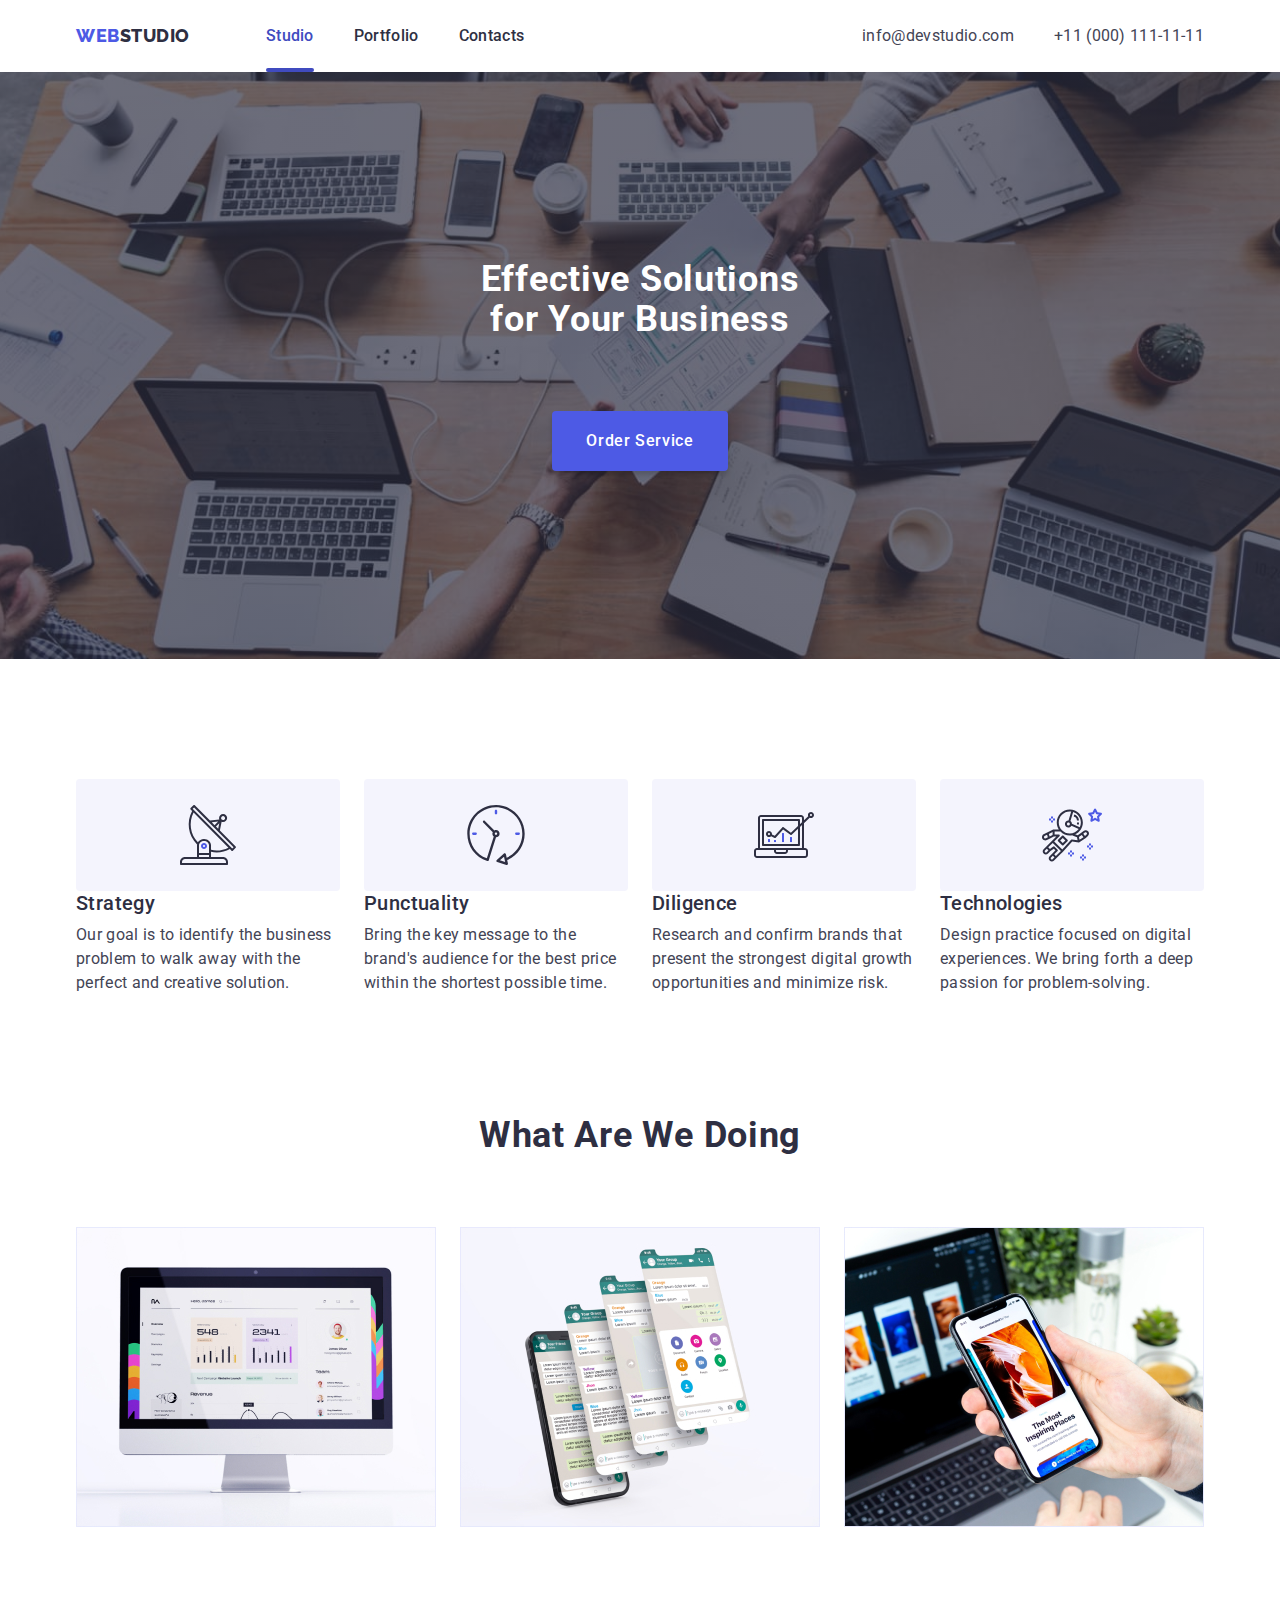
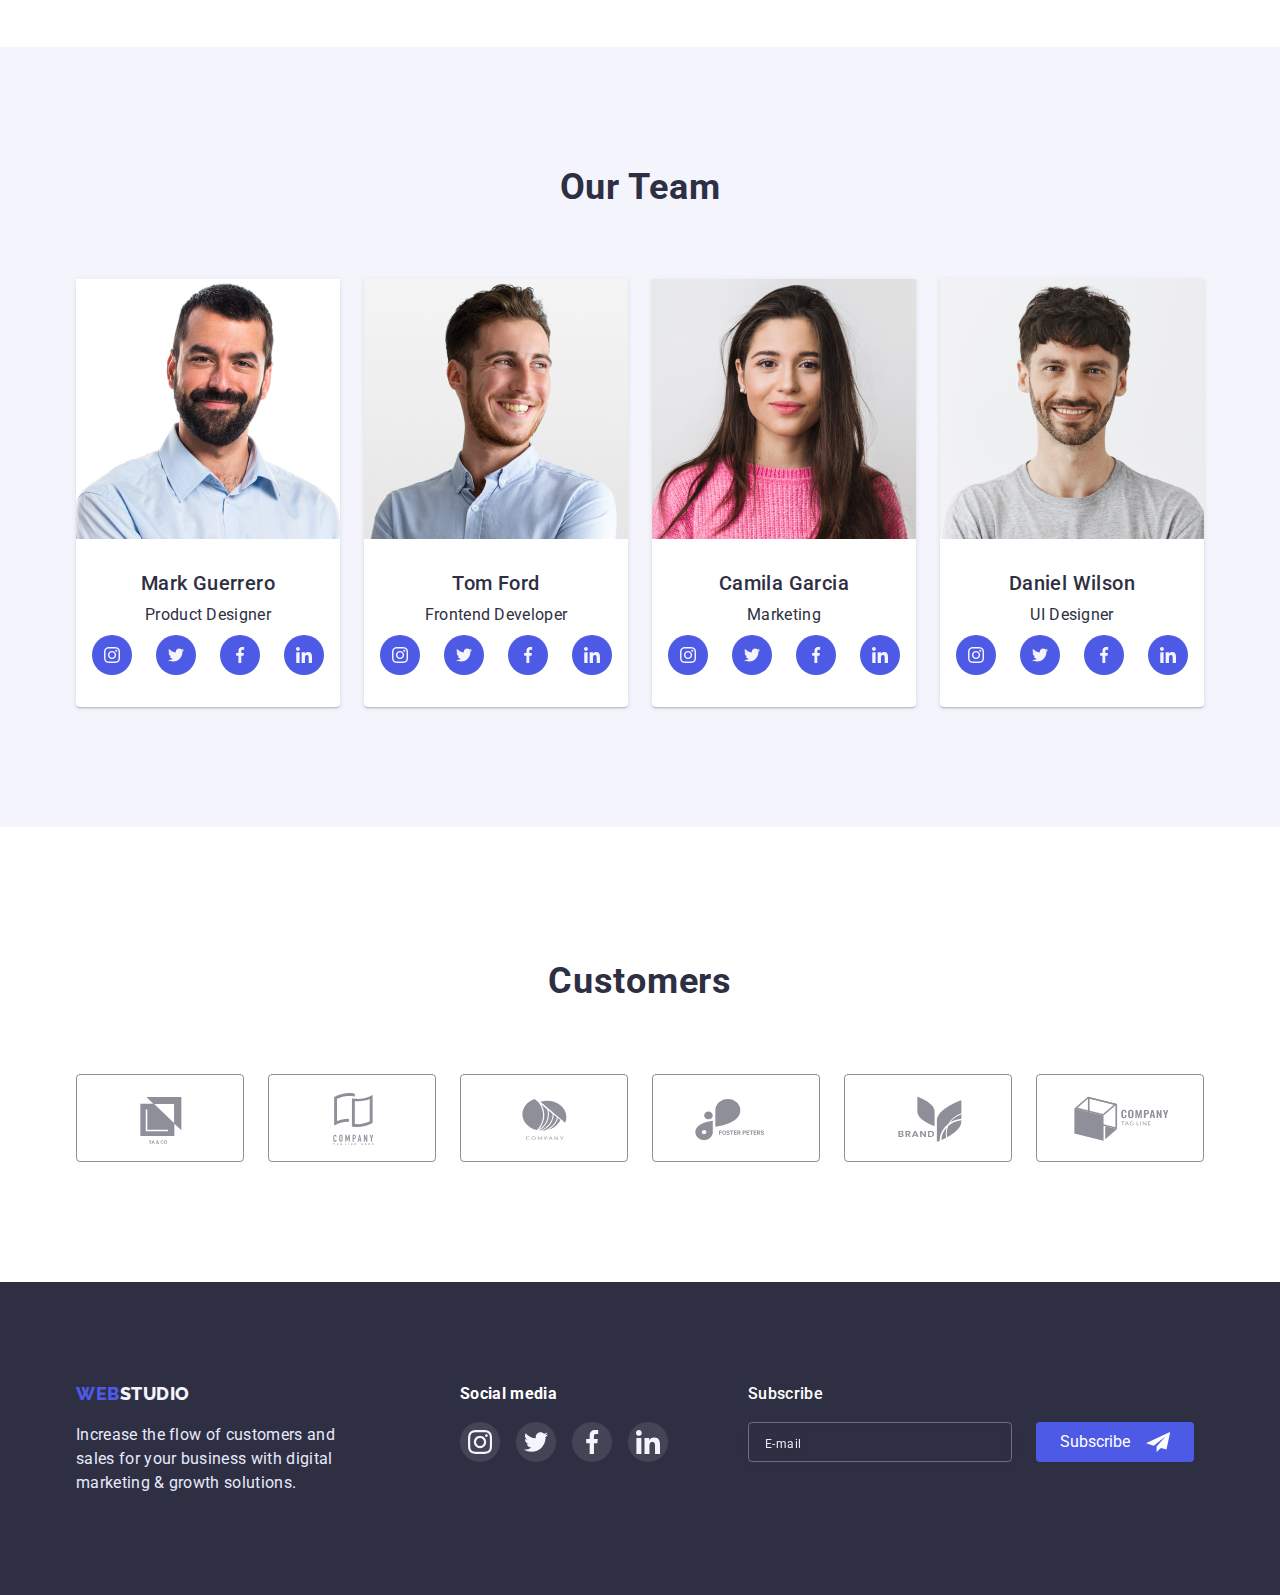
<file: index.html>
<!DOCTYPE html>
<html lang="en">

<head>
    <meta charset="UTF-8">
    <meta http-equiv="X-UA-Compatible" content="IE=edge">
    <meta name="viewport" content="width=device-width, initial-scale=1.0">
    <title>Document</title>

    <!--Fonts-->
    <link rel="preconnect" href="https://fonts.googleapis.com">
    <link rel="preconnect" href="https://fonts.gstatic.com" crossorigin>
    <link href="https://fonts.googleapis.com/css2?family=Raleway:wght@800&family=Roboto:wght@400;500;700&display=swap"
        rel="stylesheet">

    <!--styles-->
    <link rel="stylesheet"
        href="https://cdnjs.cloudflare.com/ajax/libs/modern-normalize/1.1.0/modern-normalize.min.css">
    <link rel="stylesheet" href="./css/stile.css">
</head>

<body>
    <header class="header">
        <div class="container main-div">
            <nav class="nav-link">
                <!--Шапка-->
                <a href="./index.html" class="logo-first">WEB<span class="logo-second">STUDIO</span></a>
                <ul class="link">
                    <li class="item"><a href="./index.html" class="test-link current">Studio</a></li>
                    <li class="item"><a href="./portfolio.html" class="test-link">Portfolio</a></li>
                    <li class="item"><a href="" class="test-link">Contacts</a></li>
                </ul>
            </nav>

            <address class="address">
                <ul class="link-address">
                    <li class="item"><a href="mailto:info@devstudio.com" class="test-address">info@devstudio.com</a>
                    </li>
                    <li class="item"><a href="tel:+110001111111" class="test-address">+11 (000) 111-11-11</a></li>
                </ul>
        </div>
        </address>

    </header>


    <main>
        <!--загаловак-->
        <section class="section-hero">
            <div class="container">
                <h1 class="hero-tital">Effective Solutions <br> for Your Business</h1>
                <button class="button-light" type="button" data-modal-open>Order Service</button>
            </div>
        </section>


        <!--инструкция-->
        <section class="section">
            <div class="container">
                <h2 class="visually-hidden">instruction</h2>
                <ul class="instruction">

                    <li class="link-instruction icon-Strategy">
                        <h3 class="section-header">Strategy</h3>
                        <p class="paragraph">Our goal is to identify the business
                            problem to walk away with the perfect and creative solution.</p>
                    </li>

                    <li class="link-instruction icon-Punctuality">
                        <h3 class="section-header">Punctuality</h3>
                        <p class="paragraph">Bring the key message to the brand's audience for the best price within
                            the shortest possible time.</p>
                    </li>

                    <li class="link-instruction icon-Diligence">
                        <h3 class="section-header">Diligence</h3>
                        <p class="paragraph">Research and confirm brands that present the strongest digital growth
                            opportunities and minimize
                            risk.</p>
                    </li>

                    <li class="link-instruction icon-Technologies">
                        <h3 class="section-header">Technologies</h3>
                        <p class="paragraph">Design practice focused on digital experiences.
                            We bring forth a deep passion for problem-solving.</p>
                    </li>
                </ul>
            </div>
        </section>


        <!--Техніка-->
        <section class="section-link">
            <div class="container">
                <h2 class="section-img">What Are We Doing</h2>
                <ul class="link-img">
                    <li class="img-link"><img src="./images/img1.jpg" alt="computer" width="360"></li>
                    <li class="img-link"><img src="./images/img2.jpg" alt="phon" width="360"></li>
                    <li class="img-link"><img src="./images/img3.jpg" alt="netbook" width="360"></li>
                </ul>
            </div>
        </section>

        <!--Співробітники-->
        <section class="employees">
            <div class="container">
                <h2 class="section-img">Our Team</h2>
                <ul class="section-li-li">

                    <li class="section-li">
                        <img srcset="./images/Mark4.jpg 1x, ./images/Mark@2x.jpg 2x" src="./images/Mark4.jpg" alt="Mark"
                            width="264">
                        <div class="work">
                            <h3 class="section-header-link">Mark Guerrero</h3>
                            <p class="paragraph-link">Product Designer</p>
                            <ul class="socials-list">
                                <li class="socials-item">
                                    <a class="socials-link" href="#">
                                        <svg class="socials-icon">
                                            <use href="./images/icons.svg#icon-instagram"></use>
                                        </svg>
                                    </a>
                                </li>

                                <li class="socials-item">
                                    <a class="socials-link" href="#">
                                        <svg class="socials-icon">
                                            <use href="./images/icons.svg#icon-twitter"></use>
                                        </svg>
                                    </a>
                                </li>

                                <li class="socials-item">
                                    <a class="socials-link" href="#">
                                        <svg class="socials-icon">
                                            <use href="./images/icons.svg#icon-facebook"></use>
                                        </svg>
                                    </a>
                                </li>

                                <li class="socials-item">
                                    <a class="socials-link" href="#">
                                        <svg class="socials-icon">
                                            <use href="./images/icons.svg#icon-linkedin"></use>
                                        </svg>
                                    </a>
                                </li>
                            </ul>
                        </div>


                    <li class="section-li">
                        <img srcset="./images/img5.jpg 1x, ./images/Tom@2x 2x" src="./images/img5.jpg" alt="Tom"
                            width="264">
                        <div class="work">
                            <h3 class="section-header-link">Tom Ford</h3>
                            <p class="paragraph-link">Frontend Developer</p>
                            <ul class="socials-list">
                                <li class="socials-item">
                                    <a class="socials-link" href="#">
                                        <svg class="socials-icon">
                                            <use href="./images/icons.svg#icon-instagram"></use>
                                        </svg>
                                    </a>
                                </li>

                                <li class="socials-item">
                                    <a class="socials-link" href="#">
                                        <svg class="socials-icon">
                                            <use href="./images/icons.svg#icon-twitter"></use>
                                        </svg>
                                    </a>
                                </li>

                                <li class="socials-item">
                                    <a class="socials-link" href="#">
                                        <svg class="socials-icon">
                                            <use href="./images/icons.svg#icon-facebook"></use>
                                        </svg>
                                    </a>
                                </li>

                                <li class="socials-item">
                                    <a class="socials-link" href="#">
                                        <svg class="socials-icon">
                                            <use href="./images/icons.svg#icon-linkedin"></use>
                                        </svg>
                                    </a>
                                </li>
                            </ul>
                        </div>

                    </li>
                    <li class="section-li">
                        <img srcset="./images/img6.jpg 1x, ./images/Camila@2x 2x" src="./images/img6.jpg" alt="Camila"
                            width="264">
                        <div class="work">
                            <h3 class="section-header-link">Camila Garcia</h3>
                            <p class="paragraph-link">Marketing</p>
                            <ul class="socials-list">
                                <li class="socials-item">
                                    <a class="socials-link" href="#">
                                        <svg class="socials-icon">
                                            <use href="./images/icons.svg#icon-instagram"></use>
                                        </svg>
                                    </a>
                                </li>

                                <li class="socials-item">
                                    <a class="socials-link" href="#">
                                        <svg class="socials-icon">
                                            <use href="./images/icons.svg#icon-twitter"></use>
                                        </svg>
                                    </a>
                                </li>

                                <li class="socials-item">
                                    <a class="socials-link" href="#">
                                        <svg class="socials-icon">
                                            <use href="./images/icons.svg#icon-facebook"></use>
                                        </svg>
                                    </a>
                                </li>

                                <li class="socials-item">
                                    <a class="socials-link" href="#">
                                        <svg class="socials-icon">
                                            <use href="./images/icons.svg#icon-linkedin"></use>
                                        </svg>
                                    </a>
                                </li>
                            </ul>
                        </div>


                    </li>
                    <li class="section-li">
                        <img srcset="./images/img7.jpg 1x, ./images/Daniel@2x 2x" src="./images/img7.jpg" alt="Daniel"
                            width="264">
                        <div class="work">
                            <h3 class="section-header-link">Daniel Wilson</h3>
                            <p class="paragraph-link">UI Designer</p>
                            <ul class="socials-list">
                                <li class="socials-item">
                                    <a class="socials-link" href="#">
                                        <svg class="socials-icon">
                                            <use href="./images/icons.svg#icon-instagram"></use>
                                        </svg>
                                    </a>
                                </li>

                                <li class="socials-item">
                                    <a class="socials-link" href="#">
                                        <svg class="socials-icon">
                                            <use href="./images/icons.svg#icon-twitter"></use>
                                        </svg>
                                    </a>
                                </li>

                                <li class="socials-item">
                                    <a class="socials-link" href="#">
                                        <svg class="socials-icon">
                                            <use href="./images/icons.svg#icon-facebook"></use>
                                        </svg>
                                    </a>
                                </li>

                                <li class="socials-item">
                                    <a class="socials-link" href="#">
                                        <svg class="socials-icon">
                                            <use href="./images/icons.svg#icon-linkedin"></use>
                                        </svg>
                                    </a>
                                </li>
                            </ul>
                        </div>
                    </li>
                </ul>
            </div>
        </section>

        <!--клтенти-->
        <section class="section-customers">
            <div class="container">
                <h2 class="customers-titel">Customers</h2>
                <ul class="customers">
                    <li class="customers-link">
                        <a class="customers-item" href="#">
                            <svg class="customers-icons">
                                <use href="./images/icons.svg#icon-Logo1"></use>
                            </svg>
                        </a>
                    </li>

                    <li class="customers-link">
                        <a class="customers-item" href="#">
                            <svg class="customers-icons">
                                <use href="./images/icons.svg#icon-Logo2"></use>
                            </svg>
                        </a>
                    </li>
                    <li class="customers-link">
                        <a class="customers-item" href="#">
                            <svg class="customers-icons">
                                <use href="./images/icons.svg#icon-Logo3"></use>
                            </svg>
                        </a>
                    </li>

                    <li class="customers-link">
                        <a class="customers-item" href="#">
                            <svg class="customers-icons">
                                <use href="./images/icons.svg#icon-Logo4"></use>
                            </svg>
                        </a>
                    </li>

                    <li class="customers-link">
                        <a class="customers-item" href="#">
                            <svg class="customers-icons">
                                <use href="./images/icons.svg#icon-Logo5"></use>
                            </svg>
                        </a>
                    </li>

                    <li class="customers-link">
                        <a class="customers-item" href="#">
                            <svg class="customers-icons">
                                <use href="./images/icons.svg#icon-Logo6"></use>
                            </svg>
                        </a>
                    </li>
                </ul>
            </div>
        </section>

    </main>

    <!--Футер-->
    <footer class="footer">
        <div class="container">
            <div class="footer-container">
                <div class="page">
                    <a href="./index.html" class="logo-first">WEB<span class="logo-seconds">STUDIO</span></a>
                    <p class="paragraph-footer">Increase the flow of customers and
                        sales for your business with digital
                        marketing & growth solutions.</p>

                </div>

                <!--сылка-->
                <div class="media-tital">
                    <h3 class="media">Social media</h3>
                    <ul class="social-media">
                        <li class="media-item">
                            <a class="media-link" href="#">
                                <svg class="media-icon">
                                    <use href="./images/icons.svg#icon-instagram"></use>
                                </svg>
                            </a>
                        </li>
                        <li class="media-item">
                            <a class="media-link" href="#">
                                <svg class="media-icon">
                                    <use href="./images/icons.svg#icon-twitter"></use>
                                </svg>
                            </a>
                        </li>
                        <li class="media-item">
                            <a class="media-link" href="#">
                                <svg class="media-icon">
                                    <use href="./images/icons.svg#icon-facebook"></use>
                                </svg>
                            </a>
                        </li>
                        <li class="media-item">
                            <a class="media-link" href="#">
                                <svg class="media-icon">
                                    <use href="./images/icons.svg#icon-linkedin"></use>
                                </svg>
                            </a>
                        </li>
                    </ul>
                </div>


                <div class="footer-forms">
                    <p class="footer-title">Subscribe</p>
                    <form class="footer-form">
                        <label for="footer-label">
                            <input class="footer-input" id="footer-input" type="email" name="email"
                                placeholder="E-mail" />
                        </label>
                        <button class="footer-form-button" type="submit">
                            Subscribe
                            <svg class="footer-icons">
                                <use href="./images/icons.svg#icon-icon-send"></use>
                            </svg>
                        </button>
                    </form>
                </div>

            </div>

        </div>
    </footer>


    <div class="backdrop is-hidden" data-modal>

        <div class="modal">

            <button type="button" class="modal-backdrop" data-modal-close>
                <svg class="modal-backdrop-icon" width="8" height="8">
                    <use href="./images/icons.svg#icon-close-black-18dp-2-1"></use>
                </svg>
            </button>

            <p class="modal-tital">Leave your contacts and we will call you back</p>


            <form class="form-contact">

                <div class="form-div">
                    <label class="form-label" for="user-name">Name</label>
                    <div class="form-tital">
                        <input class="form-input" type="text" id="user-name" name="user-name" placeholder />
                        <svg class="form-icon">
                            <use href="./images/icons.svg#icon-man" width="18" height="18"></use>
                        </svg>
                    </div>
                </div>


                <div class="form-div">
                    <label class="form-label" for="phone">Phone</label>
                    <div class="form-tital">
                        <input class="form-input" type="tel" id="phone" name="phone" required minlength="3" />
                        <svg class="form-icon-next">
                            <use href="./images/icons.svg#icon-phone" width="18" height="24"></use>
                        </svg>
                    </div>
                </div>


                <div class="contact-form">
                    <label class="form-label" for="email">Email</label>
                    <div class="form-tital">
                        <input class="form-input" type="email" id="email" name="email" required />
                        <svg class="form-icon-next">
                            <use href="./images/icons.svg#icon-email" width="18" height="24"></use>
                        </svg>
                    </div>
                </div>

                <div class="comment-title">
                    <label for="comment" class="label-comment">
                        Comment
                    </label>
                    <textarea class="form-comment" name="comment" id="comment" placeholder="Text input"></textarea>
                </div>

                <div class="checkbox">
                    <input class="input-checkbox" type="checkbox" name="input-checkbox" id="input-checkbox" />
                    <span class="span-check"></span>
                    <label class="label-checkbox" for="input-checkbox">
                        I accept the terms and conditions of the <a href="#">Privacy Policy</a>
                    </label>
                </div>


                <button type="submit" class="form-button">Send</button>

            </form>

        </div>
    </div>

    <script src="./js/modal.js"></script>
</body>

</html>
</file>
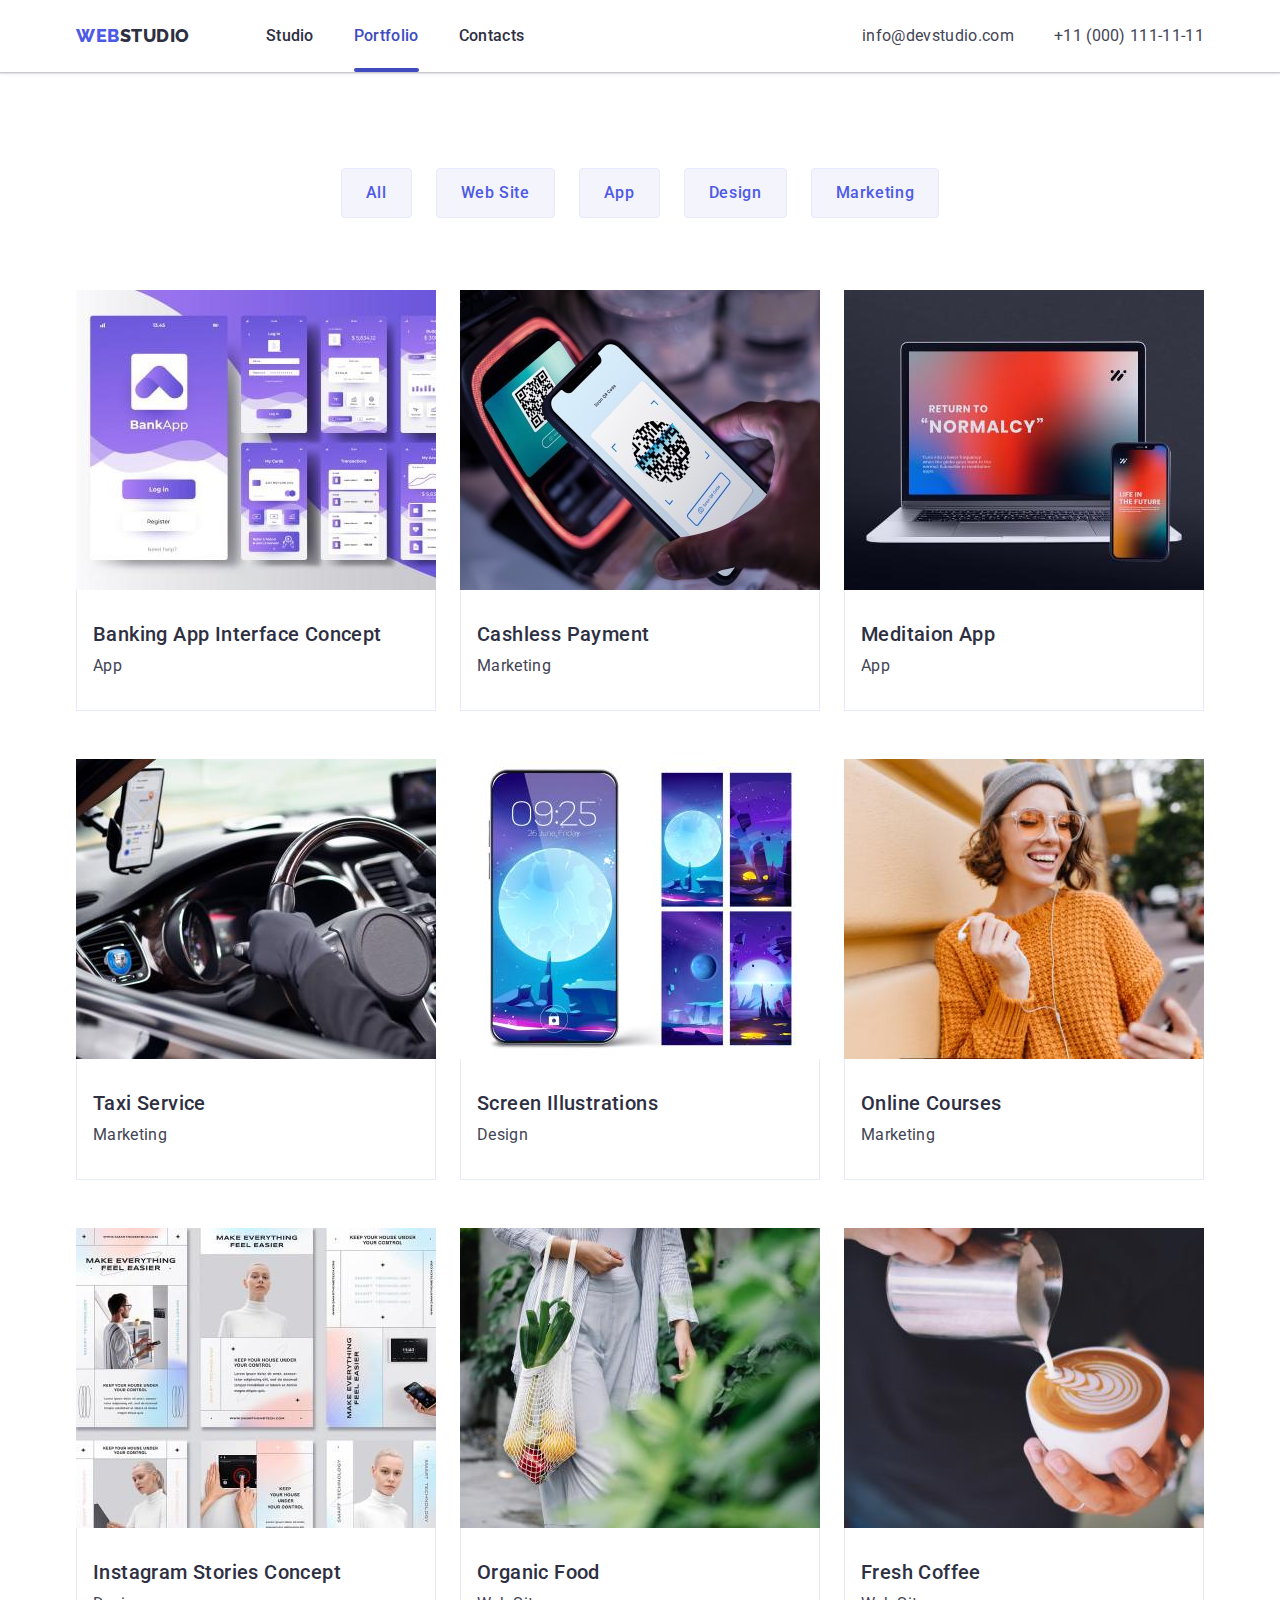
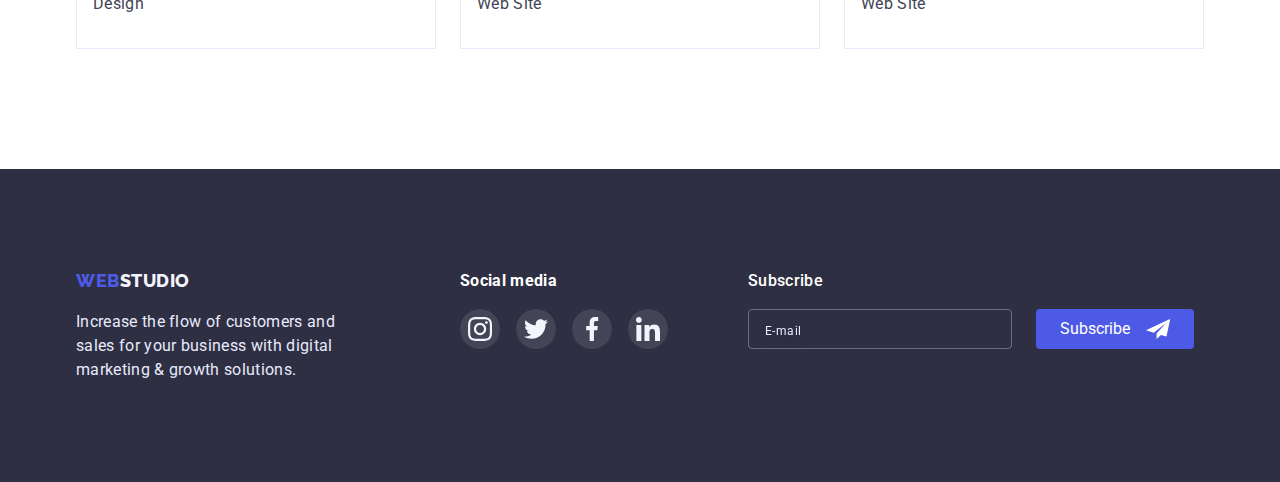
<file: portfolio.html>
<!DOCTYPE html>
<html lang="en">

<head>
    <meta charset="UTF-8">
    <meta http-equiv="X-UA-Compatible" content="IE=edge">
    <meta name="viewport" content="width=device-width, initial-scale=1.0">
    <title>Document</title>
    <!--Fonts-->
    <link rel="preconnect" href="https://fonts.googleapis.com">
    <link rel="preconnect" href="https://fonts.gstatic.com" crossorigin>
    <link href="https://fonts.googleapis.com/css2?family=Raleway:wght@800&family=Roboto:wght@400;500;700&display=swap"
        rel="stylesheet">
    <!--styles-->
    <link rel="stylesheet"
        href="https://cdnjs.cloudflare.com/ajax/libs/modern-normalize/1.1.0/modern-normalize.min.css">
    <link rel="stylesheet" href="./css/stile.css">
</head>

<body>
    <header class="header">
        <div class="container main-div">
            <nav class="nav-link">
                <!--Шапка-->

                <a href="./index.html" class="logo-first">WEB<span class="logo-second">STUDIO</span></a>
                <ul class="link">
                    <li class="item"><a href="./index.html" class="test-link">Studio</a></li>
                    <li class="item"><a href="" class="test-link current">Portfolio</a></li>
                    <li class="item"><a href="" class="test-link">Contacts</a></li>
                </ul>
            </nav>

            <address class="address">
                <ul class="link-address">
                    <li class="item"><a href="mailto:info@devstudio.com" class="test-address">info@devstudio.com</a>
                    </li>
                    <li class="item"><a href="tel:+110001111111" class="test-address">+11 (000) 111-11-11</a></li>
                </ul>
            </address>
        </div>

    </header>

    <main>
        <!--загаловак-->
        <section class="section-portfolio">
            <div class="container">
                <h1 class="visually-hidden">portfolio</h1>
                <ul class="item-portfolio">
                    <li class="item-button"><button type="button" class="button-portfolio">All</button></li>
                    <li class="item-button"><button type="button" class="button-portfolio">Web Site</button></li>
                    <li class="item-button"><button type="button" class="button-portfolio">App</button></li>
                    <li class="item-button"><button type="button" class="button-portfolio">Design</button></li>
                    <li class="item-button"><button type="button" class="button-portfolio">Marketing</button></li>
                </ul>



                <ul class="box">

                    <li class="link-box"><a href="#" class="links-portfolio">
                            <div class="links-portfolio-img">
                                <img src="./images/img8.jpg" alt="Banking App Interface Concept" width="360"
                                    height="300">
                                <p class="overlay">14 Stylish and User-Friendly App Design Concepts · Task Manager App ·
                                    Calorie Tracker App ·
                                    Exotic Fruit Ecommerce App · Cloud Storage App</p>
                            </div>
                            <div class="link-box-portfolio">
                                <h3 class="section-header">Banking App Interface Concept</h3>
                                <p class="paragraph">App</p>
                            </div>
                        </a>
                    </li>


                    <li class="link-box"><a href="#" class="links-portfolio">
                            <div class="links-portfolio-img">
                                <img src="./images/img9.jpg" alt="Cashless Payment" width="360" height="300">
                                <p class="overlay">14 Stylish and User-Friendly App Design Concepts · Task Manager App ·
                                    Calorie Tracker App ·
                                    Exotic Fruit Ecommerce App · Cloud Storage App</p>
                            </div>
                            <div class="link-box-portfolio">
                                <h3 class="section-header">Cashless Payment</h3>
                                <p class="paragraph">Marketing</p>
                            </div>
                        </a>
                    </li>




                    <li class="link-box"><a href="#" class="links-portfolio">
                            <div class="links-portfolio-img">
                                <img src="./images/img10.jpg" alt="Meditaion App" width="360" height="300">
                                <p class="overlay">14 Stylish and User-Friendly App Design Concepts · Task Manager App ·
                                    Calorie Tracker App ·
                                    Exotic Fruit Ecommerce App · Cloud Storage App</p>
                            </div>
                            <div class="link-box-portfolio">
                                <h3 class="section-header">Meditaion App</h3>
                                <p class="paragraph">App</p>
                            </div>
                        </a>
                    </li>




                    <li class="link-box"><a href="#" class="links-portfolio">
                            <div class="links-portfolio-img">
                                <img src="./images/img11.jpg" alt="Taxi Service" width="360" height="300">
                                <p class="overlay">14 Stylish and User-Friendly App Design Concepts · Task Manager App ·
                                    Calorie Tracker App ·
                                    Exotic Fruit Ecommerce App · Cloud Storage App</p>
                            </div>
                            <div class="link-box-portfolio">
                                <h3 class="section-header">Taxi Service</h3>
                                <p class="paragraph">Marketing</p>
                            </div>
                        </a>
                    </li>




                    <li class="link-box"><a href="#" class="links-portfolio">
                            <div class="links-portfolio-img">
                                <img src="./images/img12.jpg" alt="Screen Illustrations" width="360" height="300">
                                <p class="overlay">14 Stylish and User-Friendly App Design Concepts · Task Manager App ·
                                    Calorie Tracker App ·
                                    Exotic Fruit Ecommerce App · Cloud Storage App</p>
                            </div>
                            <div class="link-box-portfolio">
                                <h3 class="section-header">Screen Illustrations</h3>
                                <p class="paragraph">Design</p>
                            </div>
                        </a>
                    </li>




                    <li class="link-box"><a href="#" class="links-portfolio">
                            <div class="links-portfolio-img">
                                <img src="./images/img13.jpg" alt="Online Courses" width="360" height="300">
                                <p class="overlay">14 Stylish and User-Friendly App Design Concepts · Task Manager App ·
                                    Calorie Tracker App ·
                                    Exotic Fruit Ecommerce App · Cloud Storage App</p>
                            </div>
                            <div class="link-box-portfolio">
                                <h3 class="section-header">Online Courses</h3>
                                <p class="paragraph">Marketing</p>
                            </div>
                        </a>
                    </li>



                    <li class="link-box"><a href="" class="links-portfolio">
                            <div class="links-portfolio-img">
                                <img src="./images/img14.jpg" alt="Instagram Stories Concept" width="360" height="300">
                                <p class="overlay">14 Stylish and User-Friendly App Design Concepts · Task Manager App ·
                                    Calorie Tracker App ·
                                    Exotic Fruit Ecommerce App · Cloud Storage App</p>
                            </div>
                            <div class="link-box-portfolio">
                                <h3 class="section-header">Instagram Stories Concept</h3>
                                <p class="paragraph">Design</p>
                            </div>
                        </a>
                    </li>



                    <li class="link-box"><a href="#" class="links-portfolio">
                            <div class="links-portfolio-img">
                                <img src="./images/img15.jpg" alt="Organic Food" width="360" height="300">
                                <p class="overlay">14 Stylish and User-Friendly App Design Concepts · Task Manager App ·
                                    Calorie Tracker App ·
                                    Exotic Fruit Ecommerce App · Cloud Storage App</p>
                            </div>
                            <div class="link-box-portfolio">
                                <h3 class="section-header">Organic Food</h3>
                                <p class="paragraph">Web Site</p>
                            </div>
                        </a>
                    </li>



                    <li class="link-box"><a href="#" class="links-portfolio">
                            <div class="links-portfolio-img">
                                <img src="./images/img16.jpg" alt="Fresh Coffee" width="360" height="300">
                                <p class="overlay">14 Stylish and User-Friendly App Design Concepts · Task Manager App ·
                                    Calorie Tracker App ·
                                    Exotic Fruit Ecommerce App · Cloud Storage App</p>
                            </div>
                            <div class="link-box-portfolio">
                                <h3 class="section-header">Fresh Coffee</h3>
                                <p class="paragraph">Web Site</p>
                            </div>
                        </a>
                    </li>

                </ul>
            </div>
        </section>
    </main>

    <!--Футер-->
    <footer class="footer">
        <div class="container">
            <div class="footer-container">
                <div class="page">
                    <a href="./index.html" class="logo-first">WEB<span class="logo-seconds">STUDIO</span></a>
                    <p class="paragraph-footer">Increase the flow of customers and
                        sales for your business with digital
                        marketing & growth solutions.</p>

                </div>

                <!--сылка-->
                <div class="media-tital">
                    <h3 class="media">Social media</h3>
                    <ul class="social-media">
                        <li class="media-item">
                            <a class="media-link" href="#">
                                <svg class="media-icon">
                                    <use href="./images/icons.svg#icon-instagram"></use>
                                </svg>
                            </a>
                        </li>
                        <li class="media-item">
                            <a class="media-link" href="#">
                                <svg class="media-icon">
                                    <use href="./images/icons.svg#icon-twitter"></use>
                                </svg>
                            </a>
                        </li>
                        <li class="media-item">
                            <a class="media-link" href="#">
                                <svg class="media-icon">
                                    <use href="./images/icons.svg#icon-facebook"></use>
                                </svg>
                            </a>
                        </li>
                        <li class="media-item">
                            <a class="media-link" href="#">
                                <svg class="media-icon">
                                    <use href="./images/icons.svg#icon-linkedin"></use>
                                </svg>
                            </a>
                        </li>
                    </ul>
                </div>

                <div class="footer-forms">
                    <p class="footer-title">Subscribe</p>
                    <form class="footer-form">
                        <label for="footer-label">
                            <input class="footer-input" id="footer-input" type="email" name="email"
                                placeholder="E-mail" />
                        </label>
                        <button class="footer-form-button" type="submit">
                            Subscribe
                            <svg class="footer-icons">
                                <use href="./images/icons.svg#icon-icon-send"></use>
                            </svg>
                        </button>
                    </form>
                </div>
            </div>
        </div>
    </footer>
</body>

</html>
</file>
<file: css/stile.css>
:root {
     --color-brand: #2E2F42;
     --color-primary: #4D5AE5;
     --colol-secondary: #434455;
     --color-main: #FFFFFF;
     --color-footer: #E7E9FC;
     --color-hover: #404BBF;
     --transition-dur-and-func: 250ms cubic-bezier(0.4, 0, 0.2, 1);
 }

 body {
     background: var(--color-main);
     color: var(--color-brand);
     font-family: 'Roboto';

 }

 ul {
     list-style-type: none;
     padding: 0;
     margin: 0;
 }

 img {
     display: block;
     max-width: 100%;
     height: auto;
     object-fit: cover;
 }

 /* шапка */

 .header {

     top: 0;
     width: 100%;
     background-color: var(--color-main);



     box-shadow:
         0px 2px 1px rgba(46, 47, 66, 0.08),
         0px 1px 1px rgba(46, 47, 66, 0.16),
         0px 1px 6px rgba(46, 47, 66, 0.08);


 }

 .nav-link {
     display: flex;
     align-items: center;
 }

 .container {
     max-width: 1158px;
     width: 100%;
     margin-left: auto;
     margin-right: auto;
     padding-left: 15px;
     padding-right: 15px;
 }

 .main-div {

     display: flex;
     align-items: center;
 }


 .logo-first {
     color: var(--color-primary);
     font-family: 'Raleway', sans-serif;
     font-weight: 800;
     text-decoration: none;
     font-size: 18px;
     line-height: 1.333;
     letter-spacing: 0.03em;
     padding: 0px;
 }

 .logo-second {
     font-family: 'Raleway', sans-serif;
     color: var(--color-brand);
     letter-spacing: 0.03em;
     padding: 0px;
 }

 .link {
     text-decoration: none;
     color: var(--color-brand);
     display: flex;
     margin-left: 76px;
 }


 .test-link {
     font-style: normal;
     font-weight: 500;
     text-decoration: none;
     font-size: 16px;
     line-height: 1.5;
     color: var(--color-brand);
     letter-spacing: 0.02em;

     transition: color var(--transition-dur-and-func);

     padding-top: 24px;
     padding-bottom: 24px;
     display: block;
     position: relative;


 }

 .current {
     color: var(--color-hover);
 }

 .test-link:hover,
 .test-link:focus {
     color: var(--color-hover);
 }



 .test-link.current {
     color: var(--color-hover);
 }

 .test-link.current::after {
     position: absolute;
     bottom: 0;
     width: 100%;
     content: "";
     height: 4px;
     background: var(--color-hover);
     border-radius: 2px;


     display: block;

 }

 .test-link:hover:focus::after {
     opacity: 1;


 }

 .link .item+.item {
     margin-left: 40px;
 }

 .nav-link {
     display: flex;
     align-items: center;
     flex-grow: 1;
 }

 .address {
     color: var(--colol-secondary);
     margin-left: auto;
 }

 .link-address {
     display: flex;
     margin-left: auto;
 }

 .link-address .item+.item {
     margin-left: 40px;
 }


 .test-address {
     font-style: normal;
     font-weight: 400;
     font-size: 16px;
     line-height: 1.5;
     letter-spacing: 0.02em;
     color: var(--colol-secondary);
     text-decoration: none;
     transition: color var(--transition-dur-and-func);


 }


 .test-address:hover,
 .test-address:focus {
     color: var(--color-hover);
 }






 /* загаловак */

 .section-hero {
     background-image: linear-gradient(0deg,
             rgba(46, 47, 66, 0.7),
             rgba(46, 47, 66, 0.7)),
         url('../images/Dark-bg-mob.jpg');
     text-align: center;
     background-position: center;
     background-repeat: no-repeat;
     transition: color 250ms cubic-bezier(0.4, 0, 0.2, 1);

     margin: 0 auto;
     max-width: 428px;
     background-size: cover;
     padding: 112px 0;

 }

 @media (min-device-pixel-ratio: 2),
 (-webkit-min-device-pixel-ratio: 2),
 (min-resolution: 192dpi),
 (min-resolution: 2dppx) {
     .section-hero {
         background-image: linear-gradient(to right,
                 rgba(46, 47, 66, 0.7),
                 rgba(46, 47, 66, 0.7)),
             url('../images/Dark-bg-mob@2x.jpg');
     }
 }

 @media (min-width: 768px) {
     .section-hero {
         max-width: 768px;
         padding: 118px 0;
         background-image: linear-gradient(to right,
                 rgba(46, 47, 66, 0.7),
                 rgba(46, 47, 66, 0.7)),
             url('../images/Dark-bg-tab.jpg');
     }
 }


 @media (min-width: 768px) and (min-device-pixel-ratio: 2),
 (min-width: 768px) and (-webkit-min-device-pixel-ratio: 2),
 (min-width: 768px) and (min-resolution: 192dpi),
 (min-width: 768px) and (min-resolution: 2dppx) {
     .section-hero {
         background-image: linear-gradient(to right,
                 rgba(46, 47, 66, 0.7),
                 rgba(46, 47, 66, 0.7)),
             url('../images/Dark-bg-tab@2x.jpg');
     }
 }

 @media (min-width: 1200px) {
     .section-hero {
         background-image: linear-gradient(to right,
                 rgba(46, 47, 66, 0.7),
                 rgba(46, 47, 66, 0.7)),
             url('../images/people-office.jpg');
         padding: 188px 0;
         max-width: 1440px;
     }
 }

 @media (min-width: 1200px) and (min-device-pixel-ratio: 2),
 (min-width: 1200px) and (-webkit-min-device-pixel-ratio: 2),
 (min-width: 1200px) and (min-resolution: 192dpi),
 (min-width: 1200px) and (min-resolution: 2dppx) {
     .section-hero {
         background-image: linear-gradient(to right,
                 rgba(46, 47, 66, 0.7),
                 rgba(46, 47, 66, 0.7)),
             url('../images/people-office@2x.jpg');
     }
 }


 .hero-tital {
     color: var(--color-main);

     font-weight: 700;
     text-align: center;
     letter-spacing: 0.02em;
     font-size: 36px;
     line-height: 1.1;
     letter-spacing: 0.02em;

     max-width: 319px;
     margin: 0 auto 72px auto;
 }

 @media (min-width: 768px) {
     .hero-title {
         font-size: 56px;
         line-height: 1.07;
         max-width: 501px;
         margin: 0 auto 40px auto;
     }
 }

 @media (min-width: 1200px) {
     .hero-title {
         margin: 0 auto 48px auto;
     }
 }



 .button-light {
     background: var(--color-primary);
     box-shadow: 0px 4px 4px rgba(0, 0, 0, 0.15);
     border-radius: 4px;
     color: var(--color-main);
     font-style: normal;
     font-weight: 500;
     text-align: center;
     font-size: 16px;
     cursor: pointer;
     line-height: 1.5;
     font-family: 'Roboto';
     letter-spacing: 0.04em;
     border-color: transparent;
     padding: 16px 32px;
     transition: background-color var(--transition-dur-and-func);

 }


 .button-light:hover,
 .button-light:focus {

     background-color: var(--color-hover);

 }

 /*backdrop*/

 .backdrop {
     position: fixed;
     top: 0;
     left: 0;
     width: 100%;
     height: 100%;
     background: rgba(46, 47, 66, 0.4);
     z-index: 100;
     transition: opacity var(--transition-dur-and-func),
         visibility var(--transition-dur-and-func);

 }

 .backdrop.is-hidden {
     opacity: 0;
     visibility: hidden;
     pointer-events: none;
 }

 .modal {
     position: absolute;
     top: 50%;
     left: 50%;
     transform: translate(-50%, -50%);
     width: 408px;
     height: 584px;
     background-color: rgba(252, 252, 252, 1);
     padding: 72px 24px 24px 24px;

 }

 .modal-backdrop {
     position: absolute;
     top: 24px;
     right: 24px;
     display: flex;
     justify-content: center;
     align-items: center;
     width: 24px;
     height: 24px;
     border-radius: 50%;
     border-color: transparent;
     border: 1px solid rgba(0, 0, 0, 0.1);
     padding: 0;
     background-color: #E7E9FC;
     cursor: pointer;
     transition: border-color var(--transition-dur-and-func),
         background-color var(--transition-dur-and-func);


 }

 .modal-backdrop-icon {
     transition: fill var(--transition-dur-and-func);




 }

 .modal-backdrop:hover,
 .modal-backdrop:focus {
     border-color: transparent;
     background-color: var(--color-hover);

 }


 .modal-backdrop:hover .modal-backdrop-icon,
 .modal-backdrop:focus .modal-backdrop-icon {
     fill: var(--color-main);
 }



 /*hgbfdjvhbfvlksd*/


 .modal-tital {
     display: block;
     font-weight: 500;
     font-size: 16px;
     line-height: 1.5;
     text-align: center;
     letter-spacing: 0.02em;
     margin-bottom: 16px;
     margin-top: 0;

 }

 .form-contact {

     font-weight: 400;
     font-size: 12px;
     line-height: 1.16;
     letter-spacing: 0.04em;



 }

 .form-div {
     position: relative;
     margin-bottom: 8px;


 }

 .form-input {
     outline: none;
     position: relative;
     width: 100%;
     border-radius: 4px;
     height: 40px;
     padding-left: 38px;
     border: 1px solid rgba(33, 33, 33, 0.2);
     border-radius: 4px;
     transition: border var(--transition);

 }

 .form-icon {
     position: absolute;
     top: 11px;
     left: 16px;

     width: 18px;
     height: 18px;
     fill: var(--color-brand);
     transition: fill var(--transition);
 }


 .form-input:focus {
     border: 1px solid var(--color-primary);
 }


 .form-input:focus+.form-icon {

     fill: var(--color-primary);
 }

 .form-label {
     font-weight: 400;
     font-size: 12px;
     line-height: 1.16;
     letter-spacing: 0.04em;


     display: block;
     margin-bottom: 4px;
     color: #8E8F99;



 }

 .form-tital {
     position: relative;
 }



 .form-icon-next {
     position: absolute;
     top: 8px;
     left: 16px;
     width: 18px;
     height: 24px;


     fill: var(--color-brand);
     transition: fill var(--transition);
 }

 .form-input:focus+.form-icon-next {

     fill: var(--color-primary);
 }

 .label-comment {

     font-size: 12px;
     line-height: 1.17;
     letter-spacing: 0.01em;
     color: #757575;
     display: block;
 }

 .form-comment {
     display: block;
     outline: none;
     margin-top: 4px;
     width: 100%;
     border-radius: 4px;
     resize: none;
     height: 120px;
     padding: 8px 16px;
     border: 1px solid rgba(33, 33, 33, 0.2);
     transition: border var(--transition);


 }

 .form-comment:focus {
     border: 1px solid var(--color-primary);
 }


 .input-checkbox {

     appearance: none;
     position: absolute;
     width: 0;
     height: 0;
 }

 .contact-form {
     margin-bottom: 8px;
 }

 .span-check {

     position: absolute;
     top: 0;
     left: 0;
     width: 16px;
     height: 16px;
     border: 1.25px solid var(--color-brand);
     border-radius: 2px;
     transition: background-image var(--transition),
         background-color var(--transition),
         background-repeat var(--transition),
         background-position var(--transition),
         border-color var(--transition);
 }

 .input-checkbox:checked+.span-check {
     background-image: url(../images/Vector.svg);
     background-color: var(--color-primary);
     background-repeat: no-repeat;
     background-position: 50% 50%;
     border-color: transparent;
 }




 .label-checkbox {
     position: relative;
     padding-left: 24px;
 }

 .checkbox {
     position: relative;
     display: flex;
     margin-top: 16px;



 }

 .form-button {
     outline: none;
     display: block;
     margin: 0 auto;
     margin-top: 24px;
     cursor: pointer;

     font-weight: 500;
     font-size: 16px;
     line-height: 1.5;
     letter-spacing: 0.04em;

     width: 159px;
     height: 56px;
     background-color: var(--color-primary);
     color: var(--color-main);
     border: var(--color-brand);
     border-radius: 4px;
     transition: background-color var(--transition),
         box-shadow var(--transition);
 }

 .form-button:hover,
 .form-button:focus {
     background-color: var(--color-hover);
     box-shadow: 0px 4px 4px rgba(0, 0, 0, 0.15);

 }






 /* инструкция */

 .section {
     padding-top: 120px;
     padding-bottom: 120px;
 }


 .paragraph {
     text-decoration: none;
     color: var(--colol-secondary);
     font-size: 16px;
     line-height: 1.5;
     letter-spacing: 0.02em;
     margin-top: 0;
     margin-bottom: 0;
 }

 .instruction {
     display: flex;
 }

 .instruction .link-instruction+.link-instruction {
     margin-left: 24px;
 }


 .link-instruction {
     flex-basis: calc((100% - 72px)/4);
 }



 .link-instruction::before {
     content: "";
     border-radius: 4px;
     background: #F4F4FD;
     display: block;
     height: 112px;
     background-repeat: no-repeat;
     background-position: center;
     background-size: 59.72px;
 }

 .icon-Strategy::before {
     background-image: url(../images/antenna.svg);
 }

 .icon-Punctuality::before {
     background-image: url(../images/clock.svg);
 }

 .icon-Diligence::before {
     background-image: url(../images/diagram.svg);
 }

 .icon-Technologies::before {
     background-image: url(../images/astronaut.svg);
 }





 /* Техніка */


 .section-link {
     padding-top: 0;
     padding-bottom: 120px;
 }

 .section-img {
     color: var(--color-brand);
     font-weight: 700;
     text-align: center;
     font-size: 36px;
     line-height: 1.111;
     letter-spacing: 0.02em;
     margin-top: 0;
     margin-bottom: 72px;
 }

 .link-img {
     display: flex;

 }

 .link-img .img-link+.img-link {
     margin-left: 24px;

 }


 /* Співробітники */

 .employees {
     background: #F4F4FD;
     padding-top: 120px;
     padding-bottom: 120px;
 }

 .section-li-li {
     display: flex;
     flex-wrap: wrap;
 }

 .section-li {
     background: var(--color-main);
     box-shadow:
         0px 1px 6px rgba(46, 47, 66, 0.08),
         0px 1px 1px rgba(46, 47, 66, 0.16),
         0px 2px 1px rgba(46, 47, 66, 0.08);
     border-radius: 0px 0px 4px 4px;
 }

 .section-li-li .section-li+.section-li {
     margin-left: 24px;
 }

 .section-header-link {
     text-align: center;
     font-family: 'Roboto';
     font-style: normal;
     font-weight: 500;
     font-size: 20px;
     line-height: 1.2;
     text-align: center;
     letter-spacing: 0.02em;

     margin-top: 0;
     margin-bottom: 8px;
 }

 .work {
     padding-top: 32px;
     padding-bottom: 32px;

 }



 .paragraph-link {
     text-align: center;
     font-family: 'Roboto';
     font-style: normal;
     font-weight: 400;
     font-size: 16px;
     line-height: 1.5;
     text-align: center;
     letter-spacing: 0.02em;
     margin-top: 8px;
     margin-bottom: 8px;
 }




 /* сайти */
 .socials-icon {
     width: 16px;
     height: 16px;
     transition: color var(--transition-dur-and-func),
         background-color var(--transition-dur-and-func);


 }

 .socials-list {
     display: flex;
     gap: 24px;
     justify-content: center;

 }

 .socials-link {
     display: flex;
     align-items: center;
     justify-content: center;
     width: 100%;
     height: 100%;
     border-radius: 50%;
     background: var(--color-primary);
     fill: #F4F4FD;
     transition: background-color var(--transition-dur-and-func);
 }

 .socials-item {
     width: 40px;
     height: 40px;
 }

 .socials-link:hover,
 .socials-link:focus {
     background-color: var(--color-hover);
 }



 /* клиенти */

 .customers-titel {
     font-size: 36px;
     line-height: 1.11;
     letter-spacing: 0.02em;
     text-transform: capitalize;
     color: var(--color-brand);
     text-align: center;
     justify-content: center;
     align-items: center;
     font-family: 'Roboto';
     font-style: normal;
     font-weight: 700;
     margin-top: 0;
     margin-bottom: 72px;
 }

 .section-customers {
     padding-top: 135px;
     padding-bottom: 120px;
 }

 .customers {
     list-style: none;
     align-items: center;
     justify-content: center;
     flex-direction: row;
     gap: 24px;
     display: flex;


 }

 .customers-link {
     height: 88px;
     width: 168px;
 }

 .customers-item {
     display: flex;
     align-items: center;
     justify-content: center;
     width: 100%;
     height: 100%;
     border: 1px solid #8E8F99;
     border-radius: 4px;
     fill: #8E8F99;
     transition: fill var(--transition-dur-and-func),
         border-color var(--transition-dur-and-func);
 }

 .customers-icons {
     height: 56px;
     width: 104px;
 }


 .customers-item:hover,
 .customers-item:focus {
     fill: var(--color-hover);
     border-color: var(--color-hover);
 }





 /* Футер */




 .footer {
     background: var(--color-brand);
     font-family: 'Roboto';
     font-style: normal;
     font-weight: 400;
     font-size: 16px;
     line-height: 1.5;
     letter-spacing: 0.02em;

     padding-top: 100px;
     padding-bottom: 100px;
 }

 .logo-seconds {
     color: #F4F4FD;
 }

 .paragraph-footer {
     color: #E7E9FC;
     font-size: 16px;
     line-height: 1.5;
     letter-spacing: 0.02em;

     margin-top: 16px;
     margin-bottom: 0;
     width: 264px;
     height: 72px;
 }

 /* сылка */



 .media {

     height: 24px;
     font-size: 16px;
     line-height: 1.5;
     letter-spacing: 0.02em;
     color: var(--color-main);
     margin-top: 0;
     margin-bottom: 16px;

     justify-content: center;
     align-items: center;

 }



 .media-tital {
     width: 208px;
     height: 80px;
     margin-left: 120px;

 }

 .media-item {
     width: 40px;
     height: 40px;

     max-width: 100%;
     align-items: center;
     justify-content: center;

 }


 .media-link {
     display: flex;
     align-items: center;
     justify-content: center;
     width: 100%;
     height: 100%;
     border-radius: 50%;
     background: rgba(255, 255, 255, 0.1);
     fill: #F4F4FD;
     transition: background-color var(--transition-dur-and-func);
 }

 .media-icon {
     width: 24px;
     height: 24px;
 }

 .media-link:hover,
 .media-link:focus {
     background-color: #31D0AA;

 }

 .social-media .media-item+.media-item {
     margin-left: 16px;
 }


 .footer-container {
     display: flex;
 }

 .social-media {
     justify-content: center;
     display: flex;

 }



 .footer-title {
     font-family: 'Roboto';
     font-style: normal;
     font-weight: 500;
     font-size: 16px;
     line-height: 1.5;
     letter-spacing: 0.02em;
     color: #FFFFFF;
     justify-content: center;
     align-items: center;
     margin-top: 0;
     margin-bottom: 16px;


 }

 .footer-forms {

     width: 453px;
     height: 80px;
     margin-left: 80px;
 }



 .footer-form {
     color: #FFFFFF;
     display: flex;

 }




 .footer-input {
     width: 264px;
     height: 40px;
     background: none;
     border-radius: 4px;
     border: 1px solid rgba(255, 255, 255, 0.3);
     filter: drop-shadow(0px 4px 4px rgba(0, 0, 0, 0.15));

     outline: 0;
     padding-left: 16px;
     padding-right: 0;
     padding-top: 0;
     padding-bottom: 0;
     color: var(--color-main);
 }

 .footer-input::placeholder {
     color: var(--color-footer);
     padding-top: 8px;
     padding-bottom: 8px;
     font-size: 12px;
     line-height: 2;
     letter-spacing: 0.04em;
 }


 .footer-form-button {
     border-radius: 4px;
     border: none;
     align-items: center;
     padding: 8px 24px;
     gap: 16px;
     margin-left: 24px;
     display: flex;
     cursor: pointer;

     background: #4D5AE5;
     color: #FFFFFF;
 }

 .footer-icons {
     width: 24px;
     height: 24px;
 }

 .footer-form-button:hover,
 .footer-form-button:focus {
     background: var(--color-hover);
 }

 .footer-label {
     display: block;
 }






 /* портфолія */

 /* загаловак */

 .section-portfolio {
     box-sizing: border-box;
     border-radius: 4px;
     text-decoration: none;
     padding-top: 96px;
     padding-bottom: 120px;
 }

 .item-portfolio {
     display: flex;
     justify-content: center;
     margin-top: 0;
     margin-bottom: 72px;
     transition: color var(--transition-dur-and-func),
         background-color var(--transition-dur-and-func);

 }


 .item-portfolio .item-button+.item-button {
     margin-left: 24px;
 }

 .button-portfolio {

     background: #F4F4FD;
     border: 1px solid #E7E9FC;
     border-radius: 4px;
     font-family: 'Roboto';
     font-style: normal;
     font-weight: 500;
     font-size: 16px;
     line-height: 1.5;


     text-align: center;
     letter-spacing: 0.04em;
     color: var(--color-primary);
     cursor: pointer;
     text-decoration: none;

     padding: 12px 24px 12px 24px;
     transition: color var(--transition-dur-and-func),
         background-color var(--transition-dur-and-func),
         border-color var(--transition-dur-and-func),
         box-shadow var(--transition-dur-and-func);

 }




 .button-portfolio:hover,
 .button-portfolio:focus {
     color: var(--color-main);
     background-color: var(--color-primary);
     border-color: transparent;
     box-shadow:
         0px 3px 1px rgba(0, 0, 0, 0.1),
         0px 2px 1px rgba(0, 0, 0, 0.08),
         0px 2px 2px rgba(0, 0, 0, 0.12);
 }

 .box {
     display: flex;
     flex-wrap: wrap;
     gap: 48px 24px;

 }



 .links-portfolio:hover,
 .links-portfolio:focus {
     box-shadow:
         0px 1px 6px rgba(46, 47, 66, 0.08),
         0px 1px 1px rgba(46, 47, 66, 0.16),
         0px 2px 1px rgba(46, 47, 66, 0.08);

 }


 .link-box-portfolio {
     top: 0;
     left: 0;
     width: 100%;
     height: 100%;

     padding-top: 32px;
     padding-bottom: 32px;
     padding-left: 16px;
     padding-right: 16px;
     border: 1px solid #E7E9FC;
     border-top: none;

 }

 .links-portfolio:hover .overlay,
 .links-portfolio:focus .overlay {
     transform: translate(0, 0);
 }

 .overlay {
     position: absolute;
     top: 0;
     left: 0;
     width: 100%;
     height: 100%;
     padding-top: 40px;
     padding-bottom: 164px;
     padding-left: 32px;
     padding-right: 32px;
     transform: translate(0, 100%);
     transition: transform var(--transition-dur-and-func);

     font-family: 'Roboto';
     font-style: normal;
     font-weight: 400;
     font-size: 16px;
     line-height: 1.5;
     letter-spacing: 0.02em;
     color: #F4F4FD;
     background-color: #4D5AE5;
     margin: 0;

 }



 .links-portfolio-img {
     position: relative;
     overflow: hidden;


 }


 .section-header {
     color: var(--color-brand);
     font-weight: 500;
     font-size: 20px;
     line-height: 1.2;
     letter-spacing: 0.02em;
     margin-top: 0;
     margin-bottom: 8px;
 }

 .links-portfolio {
     position: relative;
     transition: box-shadow var(--transition-dur-and-func);
     cursor: pointer;
     text-decoration: none;
     color: currentColor;
     display: block;
     margin: 0;


 }



 .visually-hidden {
     position: absolute;
     white-space: nowrap;
     width: 1px;
     height: 1px;
     overflow: hidden;
     border: 0;
     padding: 0;
     clip: rect(0 0 0 0);
     clip-path: inset(50%);
     margin: -1px;
 }
</file>
